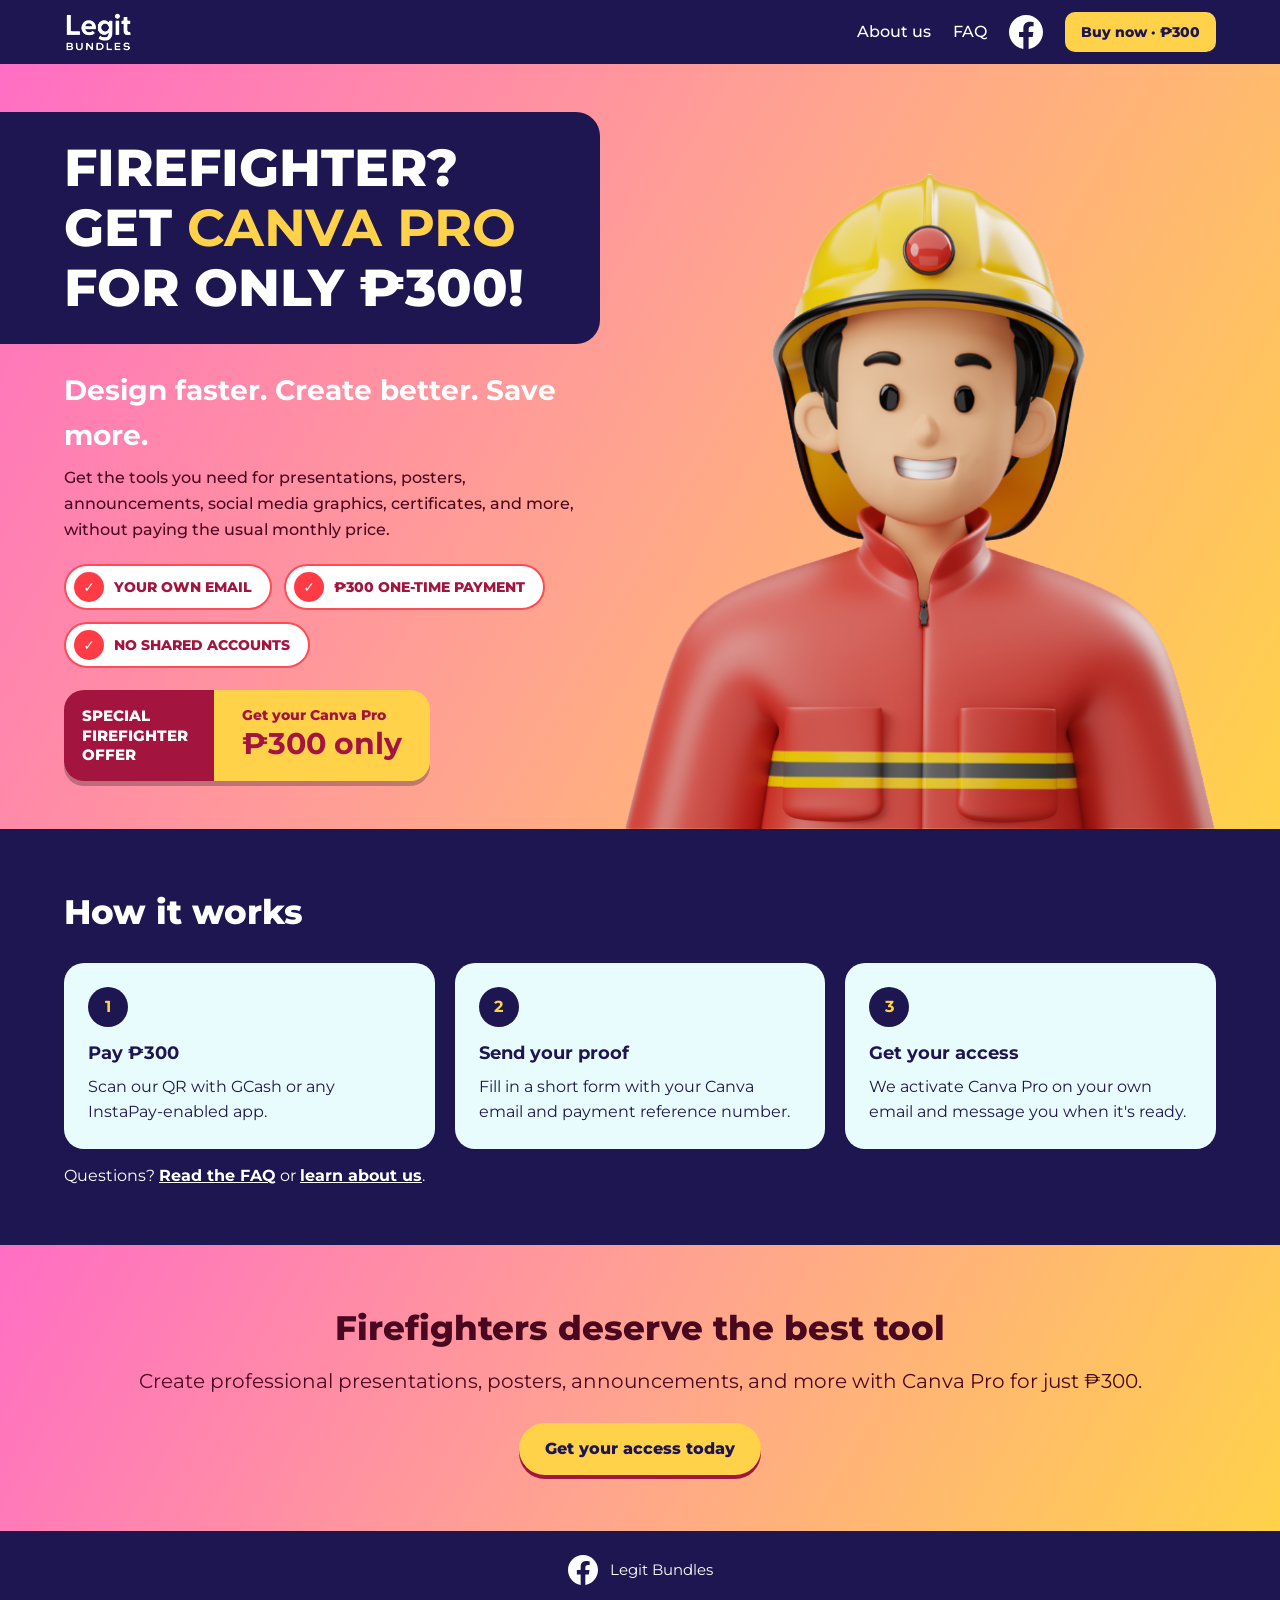
<file: index.html>
<!DOCTYPE html>
<html lang="en">
<head>
<meta charset="utf-8">
<meta name="viewport" content="width=device-width, initial-scale=1">
<title>Canva Pro for Firefighters, ₱300 | Legit Bundles</title>
<meta name="description" content="Get Canva Pro for only ₱300. One-time payment, your own email, no shared accounts. Special firefighter offer from Legit Bundles.">
<meta property="og:type" content="website">
<meta property="og:title" content="Firefighter? Get Canva Pro for only ₱300!">
<meta property="og:description" content="Your own email. ₱300 one-time payment. No shared accounts.">
<meta property="og:image" content="https://lgtbundles.github.io/fire/assets/firefighter.png">
<meta property="og:url" content="https://lgtbundles.github.io/fire/">
<link rel="preconnect" href="https://fonts.googleapis.com">
<link rel="preconnect" href="https://fonts.gstatic.com" crossorigin>
<link href="https://fonts.googleapis.com/css2?family=Montserrat:wght@500;700;800&display=swap" rel="stylesheet">
<link rel="stylesheet" href="style.css">
</head>
<body>
<header class="nav">
  <a href="https://legitbundles.github.io/home/"><img src="assets/logo.png" alt="Legit Bundles"></a>
  <span class="sp"></span>
  <a class="l" href="about.html">About us</a>
  <a class="l" href="faq.html">FAQ</a>
  <a class="fb" href="https://www.facebook.com/lgtbundles" target="_blank" rel="noopener" aria-label="Legit Bundles on Facebook"><svg viewBox="0 0 24 24"><path d="M24 12.07C24 5.4 18.63 0 12 0S0 5.4 0 12.07C0 18.1 4.39 23.1 10.13 24v-8.44H7.08v-3.49h3.05V9.41c0-3.02 1.79-4.69 4.53-4.69 1.31 0 2.68.24 2.68.24v2.97h-1.51c-1.49 0-1.96.93-1.96 1.88v2.26h3.33l-.53 3.49h-2.8V24C19.61 23.1 24 18.1 24 12.07z"/></svg></a>
  <a class="btn sm" href="pay.html">Buy now · ₱300</a>
</header>

<main>
<div class="hero grad">
  <div>
    <h1>Firefighter? Get <b>Canva Pro</b> for only ₱300!</h1>
    <p class="tag">Design faster. Create better. Save more.</p>
    <p class="sub">Get the tools you need for presentations, posters, announcements, social media graphics, certificates, and more, without paying the usual monthly price.</p>
    <div class="pills">
      <span><i>✓</i>Your own email</span>
      <span><i>✓</i>₱300 one-time payment</span>
      <span><i>✓</i>No shared accounts</span>
    </div>
    <a class="offer" href="pay.html">
      <span class="a">SPECIAL FIREFIGHTER OFFER</span>
      <span class="b">Get your Canva Pro<strong>₱300 only</strong></span>
    </a>
  </div>
  <img src="assets/firefighter.png" alt="Friendly firefighter in a yellow helmet" width="588" height="650">
</div>

<section>
  <h2>How it works</h2>
  <div class="steps">
    <div class="step"><b>1</b><h3>Pay ₱300</h3><p>Scan our QR with GCash or any InstaPay-enabled app.</p></div>
    <div class="step"><b>2</b><h3>Send your proof</h3><p>Fill in a short form with your Canva email and payment reference number.</p></div>
    <div class="step"><b>3</b><h3>Get your access</h3><p>We activate Canva Pro on your own email and message you when it's ready.</p></div>
  </div>
  <p class="note">Questions? <a href="faq.html"><b>Read the FAQ</b></a> or <a href="about.html"><b>learn about us</b></a>.</p>
</section>

<section class="cta grad">
  <h2>Firefighters deserve the best tool</h2>
  <p>Create professional presentations, posters, announcements, and more with Canva Pro for just ₱300.</p>
  <a class="btn" href="pay.html">Get your access today</a>
</section>
</main>

<footer>
  <a class="fb" href="https://www.facebook.com/lgtbundles" target="_blank" rel="noopener" aria-label="Legit Bundles on Facebook"><svg viewBox="0 0 24 24"><path d="M24 12.07C24 5.4 18.63 0 12 0S0 5.4 0 12.07C0 18.1 4.39 23.1 10.13 24v-8.44H7.08v-3.49h3.05V9.41c0-3.02 1.79-4.69 4.53-4.69 1.31 0 2.68.24 2.68.24v2.97h-1.51c-1.49 0-1.96.93-1.96 1.88v2.26h3.33l-.53 3.49h-2.8V24C19.61 23.1 24 18.1 24 12.07z"/></svg></a>
  <span>Legit Bundles</span>
</footer>
</body>
</html>
</file>
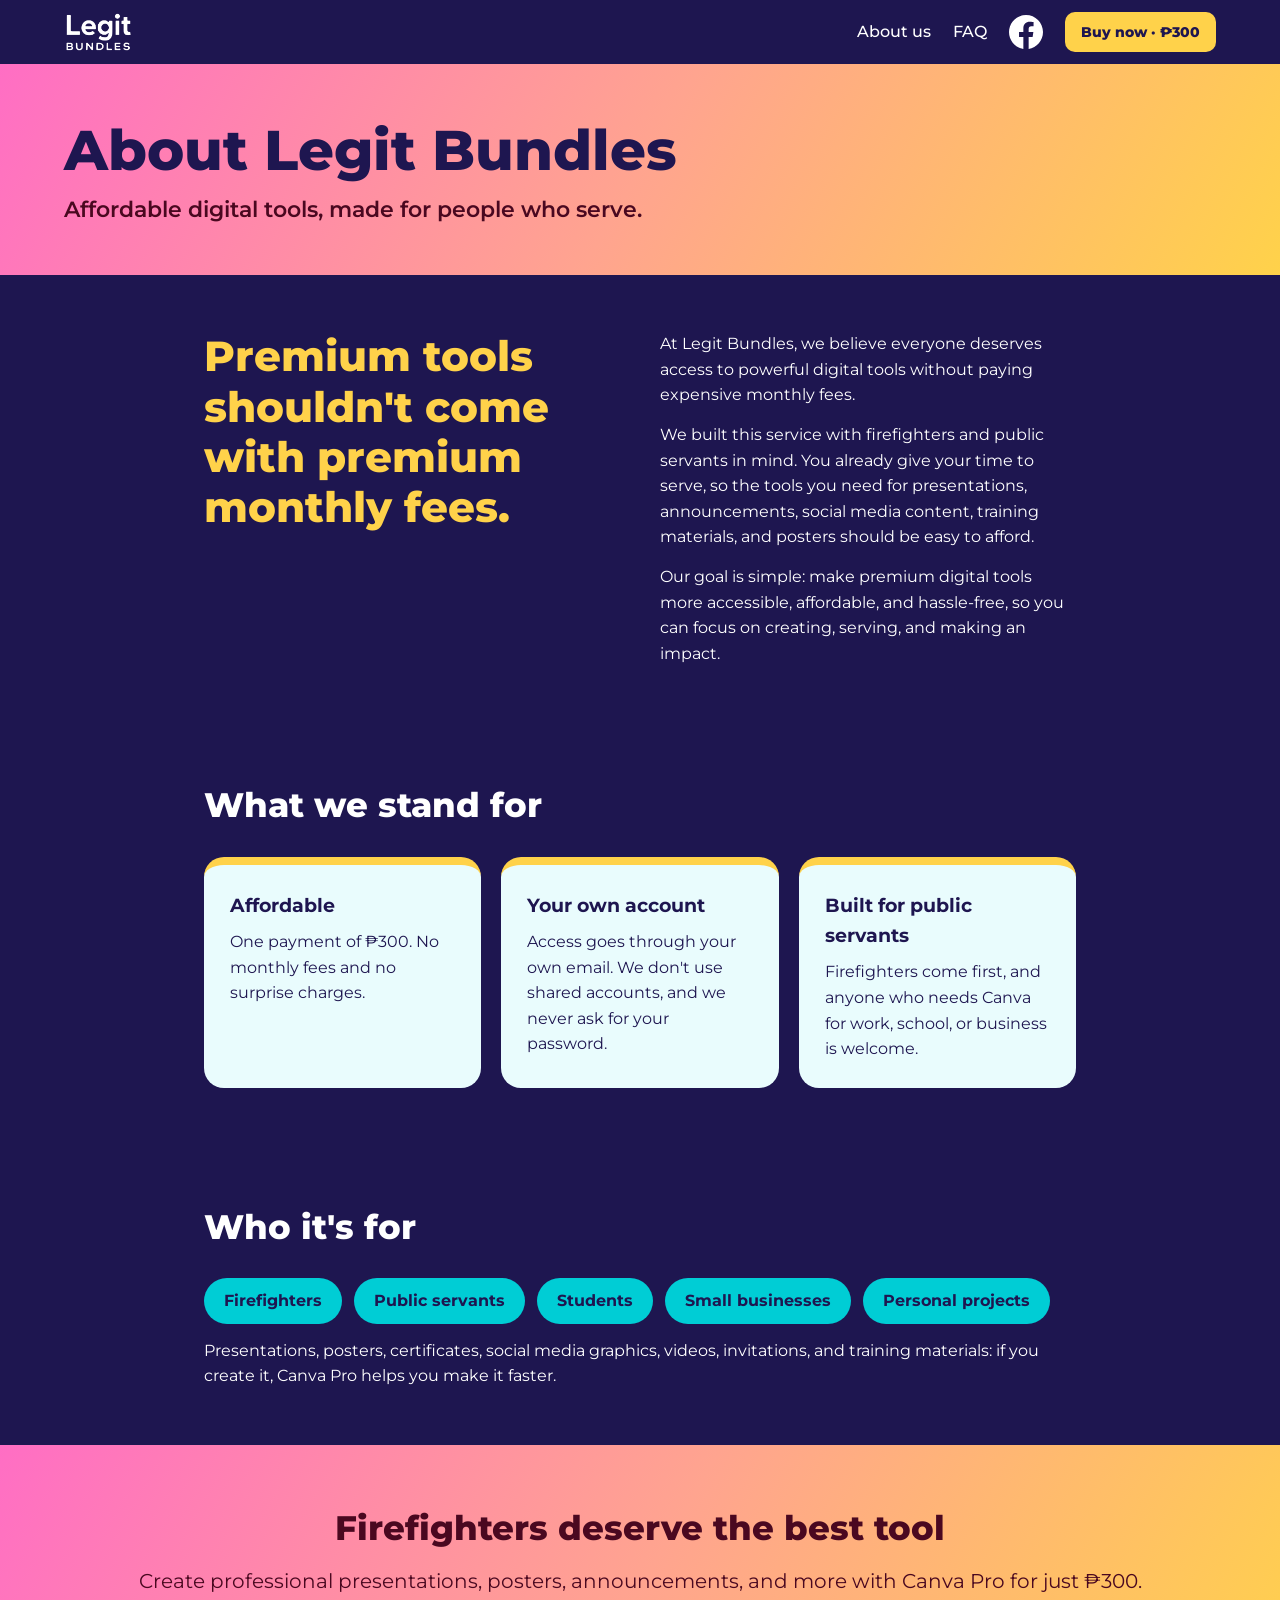
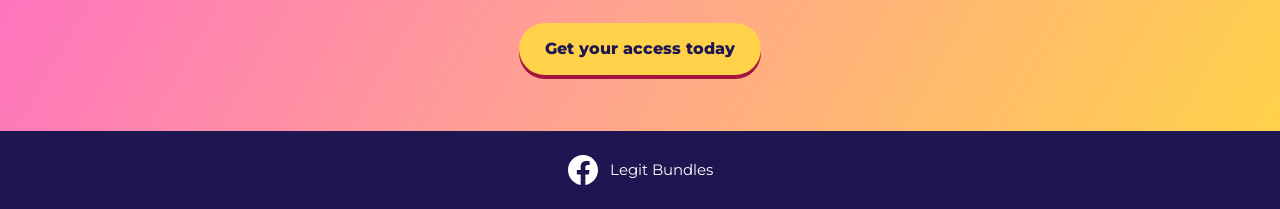
<file: about.html>
<!DOCTYPE html>
<html lang="en">
<head>
<meta charset="utf-8">
<meta name="viewport" content="width=device-width, initial-scale=1">
<title>About us | Legit Bundles</title>
<meta name="description" content="Legit Bundles makes premium digital tools affordable for firefighters and public servants.">
<meta property="og:title" content="About us | Legit Bundles">
<meta property="og:description" content="Legit Bundles makes premium digital tools affordable for firefighters and public servants.">
<meta property="og:image" content="https://lgtbundles.github.io/fire/assets/firefighter.png">
<link rel="preconnect" href="https://fonts.googleapis.com">
<link rel="preconnect" href="https://fonts.gstatic.com" crossorigin>
<link href="https://fonts.googleapis.com/css2?family=Montserrat:wght@500;700;800&display=swap" rel="stylesheet">
<link rel="stylesheet" href="style.css">
</head>
<body>
<header class="nav">
  <a href="https://legitbundles.github.io/home/"><img src="assets/logo.png" alt="Legit Bundles"></a>
  <span class="sp"></span>
  <a class="l" href="about.html">About us</a>
  <a class="l" href="faq.html">FAQ</a>
  <a class="fb" href="https://www.facebook.com/lgtbundles" target="_blank" rel="noopener" aria-label="Legit Bundles on Facebook"><svg viewBox="0 0 24 24"><path d="M24 12.07C24 5.4 18.63 0 12 0S0 5.4 0 12.07C0 18.1 4.39 23.1 10.13 24v-8.44H7.08v-3.49h3.05V9.41c0-3.02 1.79-4.69 4.53-4.69 1.31 0 2.68.24 2.68.24v2.97h-1.51c-1.49 0-1.96.93-1.96 1.88v2.26h3.33l-.53 3.49h-2.8V24C19.61 23.1 24 18.1 24 12.07z"/></svg></a>
  <a class="btn sm" href="pay.html">Buy now · ₱300</a>
</header>
<main>
<div class="phead grad">
  <h1>About Legit Bundles</h1>
  <p>Affordable digital tools, made for people who serve.</p>
</div>
<section class="wrap story">
  <h2 class="big">Premium tools shouldn't come with premium monthly fees.</h2>
  <div>
    <p>At Legit Bundles, we believe everyone deserves access to powerful digital tools without paying expensive monthly fees.</p>
    <p>We built this service with firefighters and public servants in mind. You already give your time to serve, so the tools you need for presentations, announcements, social media content, training materials, and posters should be easy to afford.</p>
    <p>Our goal is simple: make premium digital tools more accessible, affordable, and hassle-free, so you can focus on creating, serving, and making an impact.</p>
  </div>
</section>
<section class="wrap">
  <h2>What we stand for</h2>
  <div class="vals">
    <div class="val"><h3>Affordable</h3><p>One payment of ₱300. No monthly fees and no surprise charges.</p></div>
    <div class="val"><h3>Your own account</h3><p>Access goes through your own email. We don't use shared accounts, and we never ask for your password.</p></div>
    <div class="val"><h3>Built for public servants</h3><p>Firefighters come first, and anyone who needs Canva for work, school, or business is welcome.</p></div>
  </div>
</section>
<section class="wrap">
  <h2>Who it's for</h2>
  <div class="chips"><span>Firefighters</span><span>Public servants</span><span>Students</span><span>Small businesses</span><span>Personal projects</span></div>
  <p class="note">Presentations, posters, certificates, social media graphics, videos, invitations, and training materials: if you create it, Canva Pro helps you make it faster.</p>
</section>
<section class="cta grad">
  <h2>Firefighters deserve the best tool</h2>
  <p>Create professional presentations, posters, announcements, and more with Canva Pro for just ₱300.</p>
  <a class="btn" href="pay.html">Get your access today</a>
</section>
</main>
<footer>
  <a class="fb" href="https://www.facebook.com/lgtbundles" target="_blank" rel="noopener" aria-label="Legit Bundles on Facebook"><svg viewBox="0 0 24 24"><path d="M24 12.07C24 5.4 18.63 0 12 0S0 5.4 0 12.07C0 18.1 4.39 23.1 10.13 24v-8.44H7.08v-3.49h3.05V9.41c0-3.02 1.79-4.69 4.53-4.69 1.31 0 2.68.24 2.68.24v2.97h-1.51c-1.49 0-1.96.93-1.96 1.88v2.26h3.33l-.53 3.49h-2.8V24C19.61 23.1 24 18.1 24 12.07z"/></svg></a>
  <span>Legit Bundles</span>
</footer>
</body>
</html>
</file>
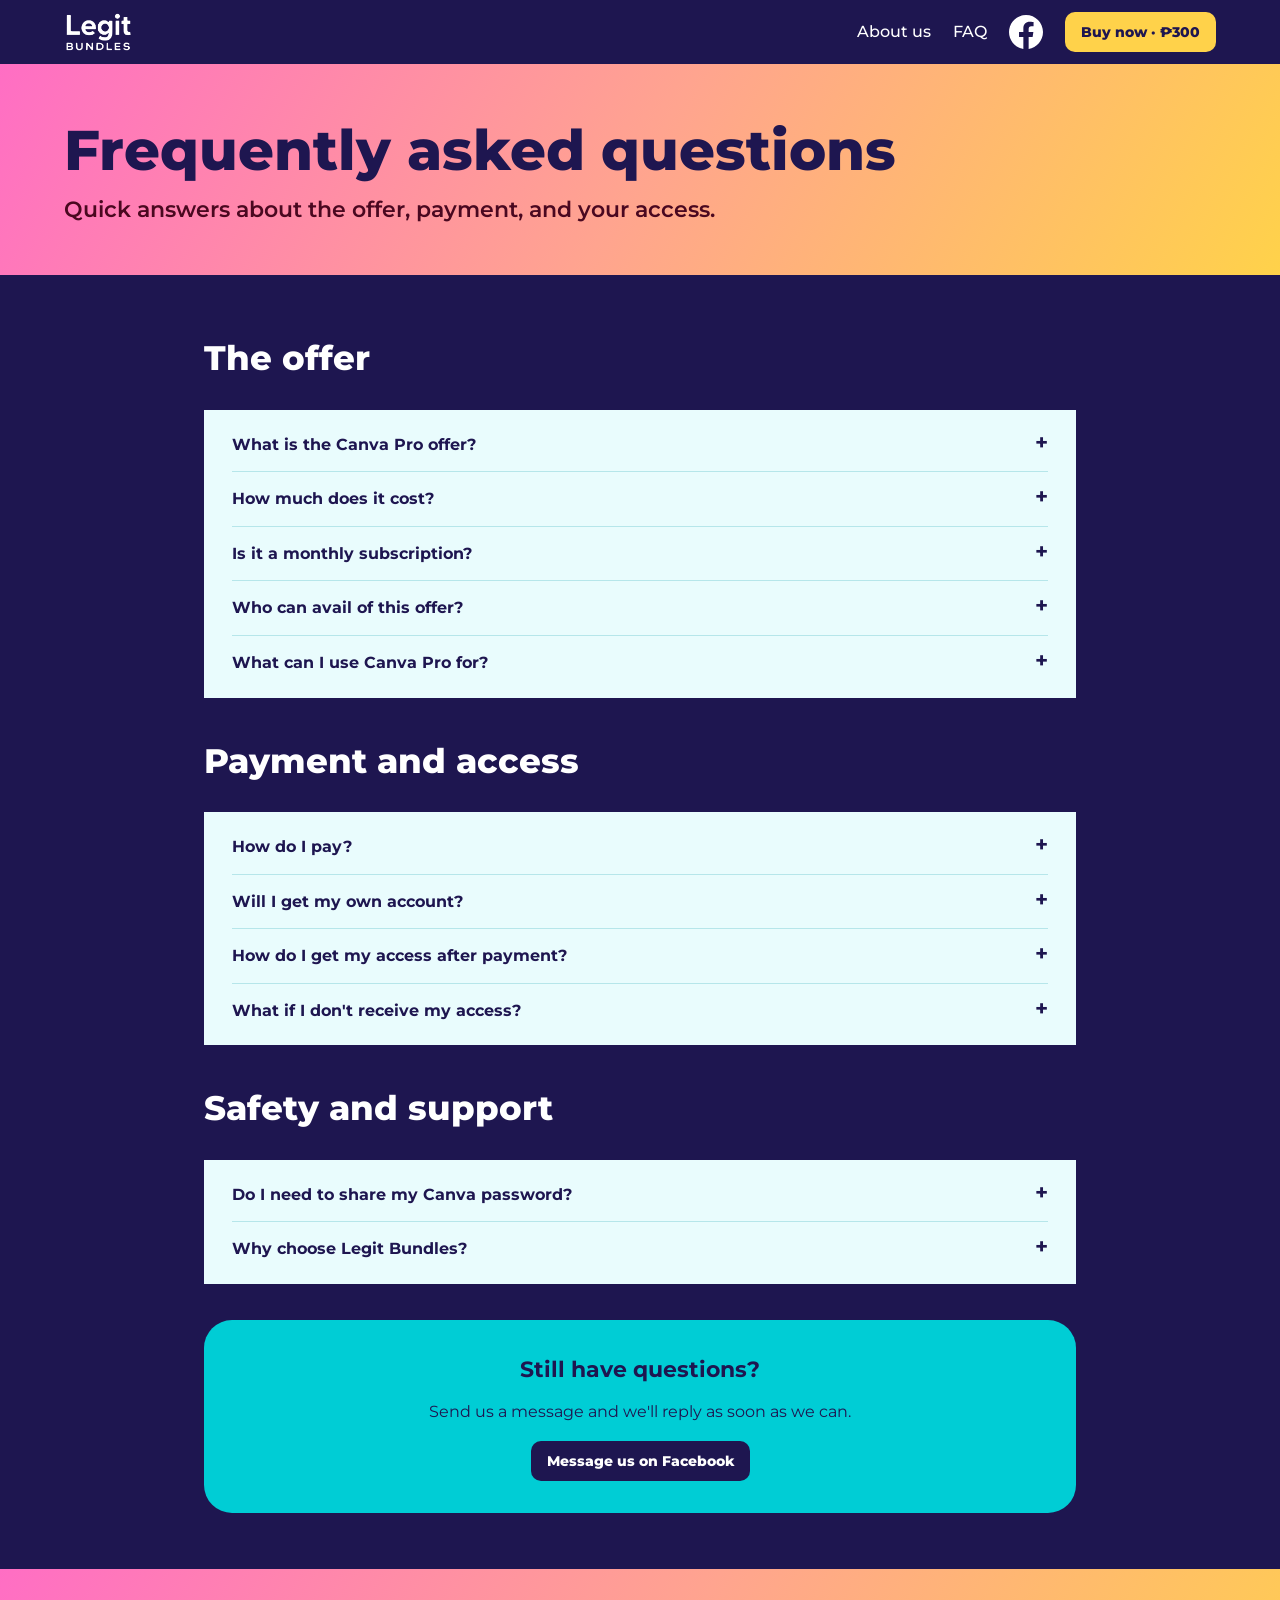
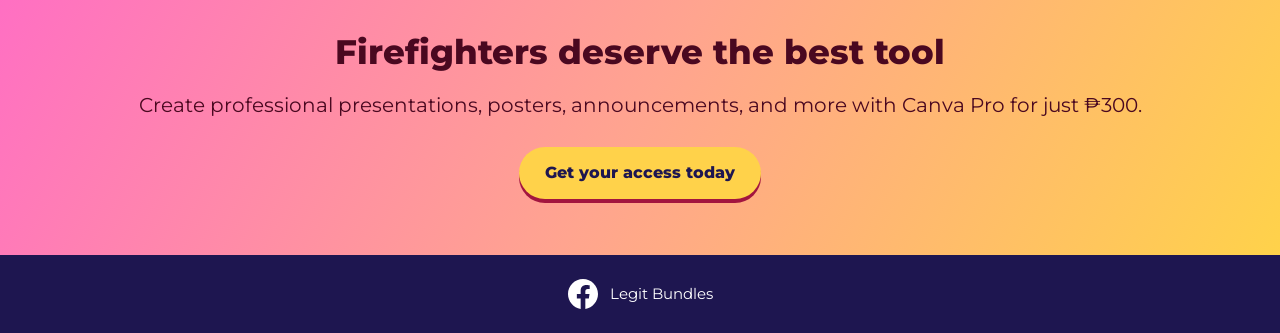
<file: faq.html>
<!DOCTYPE html>
<html lang="en">
<head>
<meta charset="utf-8">
<meta name="viewport" content="width=device-width, initial-scale=1">
<title>FAQ | Legit Bundles</title>
<meta name="description" content="Answers about the ₱300 Canva Pro offer, payment, and getting your access.">
<meta property="og:title" content="FAQ | Legit Bundles">
<meta property="og:description" content="Answers about the ₱300 Canva Pro offer, payment, and getting your access.">
<meta property="og:image" content="https://lgtbundles.github.io/fire/assets/firefighter.png">
<link rel="preconnect" href="https://fonts.googleapis.com">
<link rel="preconnect" href="https://fonts.gstatic.com" crossorigin>
<link href="https://fonts.googleapis.com/css2?family=Montserrat:wght@500;700;800&display=swap" rel="stylesheet">
<link rel="stylesheet" href="style.css">
</head>
<body>
<header class="nav">
  <a href="https://legitbundles.github.io/home/"><img src="assets/logo.png" alt="Legit Bundles"></a>
  <span class="sp"></span>
  <a class="l" href="about.html">About us</a>
  <a class="l" href="faq.html">FAQ</a>
  <a class="fb" href="https://www.facebook.com/lgtbundles" target="_blank" rel="noopener" aria-label="Legit Bundles on Facebook"><svg viewBox="0 0 24 24"><path d="M24 12.07C24 5.4 18.63 0 12 0S0 5.4 0 12.07C0 18.1 4.39 23.1 10.13 24v-8.44H7.08v-3.49h3.05V9.41c0-3.02 1.79-4.69 4.53-4.69 1.31 0 2.68.24 2.68.24v2.97h-1.51c-1.49 0-1.96.93-1.96 1.88v2.26h3.33l-.53 3.49h-2.8V24C19.61 23.1 24 18.1 24 12.07z"/></svg></a>
  <a class="btn sm" href="pay.html">Buy now · ₱300</a>
</header>
<main>
<div class="phead grad"><h1>Frequently asked questions</h1><p>Quick answers about the offer, payment, and your access.</p></div>
<section class="wrap">
<h2>The offer</h2><div class="faq panel"><details><summary>What is the Canva Pro offer?</summary><p>An affordable Canva Pro access offer from Legit Bundles, designed especially for firefighters and anyone who needs premium design tools.</p></details><details><summary>How much does it cost?</summary><p>₱300, paid once. There are no monthly fees.</p></details><details><summary>Is it a monthly subscription?</summary><p>No. It's a one-time payment.</p></details><details><summary>Who can avail of this offer?</summary><p>It's made for firefighters, but it's also useful for anyone who needs Canva for work, school, business, or personal projects.</p></details><details><summary>What can I use Canva Pro for?</summary><p>Presentations, posters, certificates, social media graphics, videos, invitations, training materials, and more.</p></details></div><h2>Payment and access</h2><div class="faq panel"><details><summary>How do I pay?</summary><p>Tap Buy now, scan the QR with GCash or any InstaPay-enabled app, then send your proof of payment through the form on the same page.</p></details><details><summary>Will I get my own account?</summary><p>Yes. We use your own email address. We do not provide shared accounts.</p></details><details><summary>How do I get my access after payment?</summary><p>After we confirm your payment, we activate Canva Pro on your email and message you with the next steps.</p></details><details><summary>What if I don't receive my access?</summary><p>Message us on our <a href="https://www.facebook.com/lgtbundles" target="_blank" rel="noopener">Facebook page</a> with your payment reference number and we'll sort it out.</p></details></div><h2>Safety and support</h2><div class="faq panel"><details><summary>Do I need to share my Canva password?</summary><p>No. Never share your personal password with anyone. We only need the email you want Canva Pro on.</p></details><details><summary>Why choose Legit Bundles?</summary><p>We make premium digital tools affordable, simple, and accessible, especially for hardworking people and public servants who need reliable tools without expensive recurring costs.</p></details></div><div class="card help2"><h3>Still have questions?</h3><p>Send us a message and we'll reply as soon as we can.</p><a class="btn sm" style="background:var(--navy);color:#fff" href="https://www.facebook.com/lgtbundles" target="_blank" rel="noopener">Message us on Facebook</a></div>
</section>
<section class="cta grad">
  <h2>Firefighters deserve the best tool</h2>
  <p>Create professional presentations, posters, announcements, and more with Canva Pro for just ₱300.</p>
  <a class="btn" href="pay.html">Get your access today</a>
</section>
</main>
<footer>
  <a class="fb" href="https://www.facebook.com/lgtbundles" target="_blank" rel="noopener" aria-label="Legit Bundles on Facebook"><svg viewBox="0 0 24 24"><path d="M24 12.07C24 5.4 18.63 0 12 0S0 5.4 0 12.07C0 18.1 4.39 23.1 10.13 24v-8.44H7.08v-3.49h3.05V9.41c0-3.02 1.79-4.69 4.53-4.69 1.31 0 2.68.24 2.68.24v2.97h-1.51c-1.49 0-1.96.93-1.96 1.88v2.26h3.33l-.53 3.49h-2.8V24C19.61 23.1 24 18.1 24 12.07z"/></svg></a>
  <span>Legit Bundles</span>
</footer>
</body>
</html>
</file>
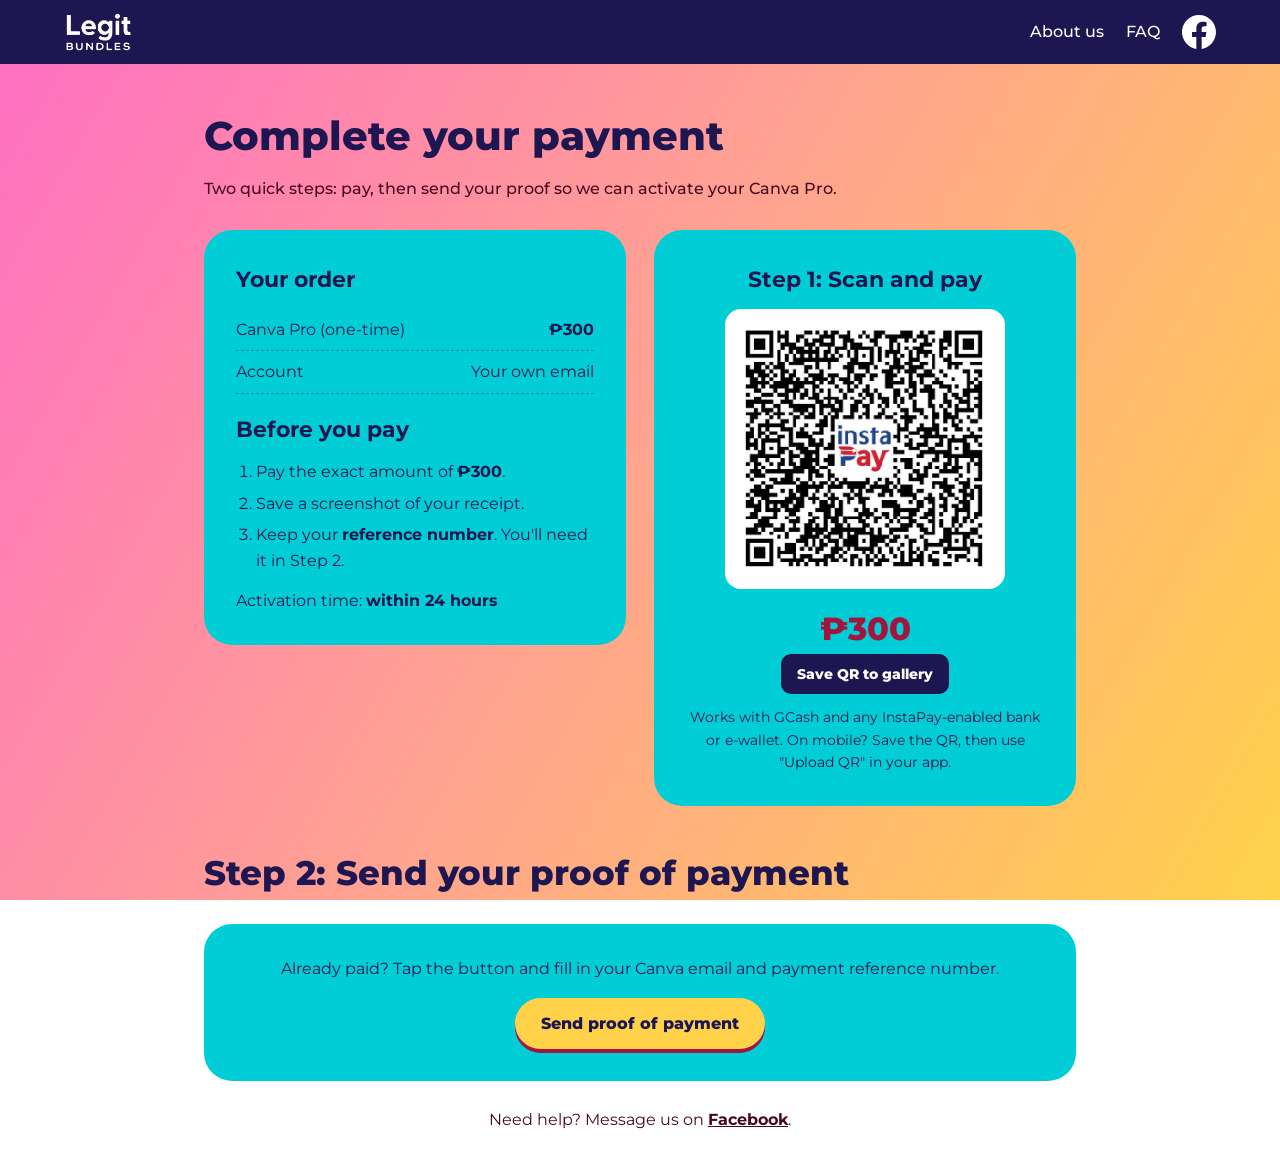
<file: pay.html>
<!DOCTYPE html>
<html lang="en">
<head>
<meta charset="utf-8">
<meta name="viewport" content="width=device-width, initial-scale=1">
<title>Pay ₱300 for Canva Pro | Legit Bundles</title>
<meta name="robots" content="noindex">
<link rel="preconnect" href="https://fonts.googleapis.com">
<link rel="preconnect" href="https://fonts.gstatic.com" crossorigin>
<link href="https://fonts.googleapis.com/css2?family=Montserrat:wght@500;700;800&display=swap" rel="stylesheet">
<link rel="stylesheet" href="style.css">
</head>
<body class="grad" style="background-attachment:fixed">
<header class="nav">
  <a href="https://legitbundles.github.io/home/"><img src="assets/logo.png" alt="Legit Bundles"></a>
  <span class="sp"></span>
  <a class="l" href="about.html">About us</a>
  <a class="l" href="faq.html">FAQ</a>
  <a class="fb" href="https://www.facebook.com/lgtbundles" target="_blank" rel="noopener" aria-label="Legit Bundles on Facebook"><svg viewBox="0 0 24 24"><path d="M24 12.07C24 5.4 18.63 0 12 0S0 5.4 0 12.07C0 18.1 4.39 23.1 10.13 24v-8.44H7.08v-3.49h3.05V9.41c0-3.02 1.79-4.69 4.53-4.69 1.31 0 2.68.24 2.68.24v2.97h-1.51c-1.49 0-1.96.93-1.96 1.88v2.26h3.33l-.53 3.49h-2.8V24C19.61 23.1 24 18.1 24 12.07z"/></svg></a>
</header>

<main class="pay">
  <h1 style="color:var(--navy)">Complete your payment</h1>
  <p class="lead" style="color:var(--ink);font-weight:500">Two quick steps: pay, then send your proof so we can activate your Canva Pro.</p>

  <div class="two">
    <div class="card">
      <h3>Your order</h3>
      <ul class="order">
        <li><span>Canva Pro (one-time)</span><strong>₱300</strong></li>
        <li><span>Account</span><span>Your own email</span></li>
      </ul>
      <h3>Before you pay</h3>
      <ol class="how">
        <li>Pay the exact amount of <b>₱300</b>.</li>
        <li>Save a screenshot of your receipt.</li>
        <li>Keep your <b>reference number</b>. You'll need it in Step 2.</li>
      </ol>
      <p style="margin-top:14px">Activation time: <b>within 24 hours</b> <!-- EDIT: your real delivery time --></p>
    </div>

    <div class="card qr">
      <h3>Step 1: Scan and pay</h3>
      <img src="assets/qr.png" alt="Payment QR code" width="270" height="270">
      <div class="amt">₱300</div>
      <a class="btn sm" href="assets/qr.png" download="LegitBundles-QR.png" style="background:var(--navy);color:#fff">Save QR to gallery</a>
      <p style="font-size:14px;margin-top:12px">Works with GCash and any InstaPay-enabled bank or e-wallet. On mobile? Save the QR, then use "Upload QR" in your app.</p>
    </div>
  </div>

  <h2 style="margin-top:40px;color:var(--navy)">Step 2: Send your proof of payment</h2>
  <div class="card" style="margin-top:16px;text-align:center"><p style="margin-bottom:16px">Already paid? Tap the button and fill in your Canva email and payment reference number.</p><a class="btn" href="https://forms.gle/H397SEBitR7B5obj8">Send proof of payment</a></div>
  <p class="help" style="color:var(--ink)">Need help? Message us on <a href="https://www.facebook.com/lgtbundles" target="_blank" rel="noopener"><b>Facebook</b></a>.</p>
</main>
</body>
</html>
</file>
<file: style.css>
:root{--navy:#1e1650;--pink:#ff6ec4;--yel:#ffd24a;--cyan:#00cdd5;--wine:#a3153f;--ink:#4a0820;--ice:#e9fcfd}
*{box-sizing:border-box;margin:0}
html{scroll-behavior:smooth}
body{font-family:Montserrat,system-ui,sans-serif;background:var(--navy);color:#fff;line-height:1.6}
a{color:inherit}
:focus-visible{outline:3px solid var(--yel);outline-offset:3px}
.grad{background:linear-gradient(120deg,var(--pink),#ffa48f 50%,var(--yel))}
.nav{position:sticky;top:0;z-index:9;display:flex;align-items:center;gap:22px;padding:12px 5%;background:var(--navy)}
.nav img{height:40px;width:auto;display:block}
.nav .sp{flex:1}
.nav .l{text-decoration:none;font-weight:500}
.fb{display:inline-flex;width:34px;height:34px}
.fb svg{width:100%;height:100%;fill:#fff}
.btn{display:inline-block;background:var(--yel);color:var(--navy);font-weight:800;text-decoration:none;border-radius:999px;padding:13px 26px;box-shadow:0 4px 0 var(--wine)}
.btn:hover{filter:brightness(1.05)}
.btn.sm{padding:9px 16px;font-size:14px;border-radius:10px;box-shadow:none}
.hero{display:grid;grid-template-columns:.95fr 1.05fr;align-items:end;gap:24px;padding:48px 5% 0;overflow:hidden}
.hero h1{display:inline-block;background:var(--navy);padding:26px 34px;border-radius:0 24px 24px 0;margin-left:-5.5vw;padding-left:5.5vw;font-size:clamp(28px,4.4vw,52px);line-height:1.15;font-weight:800;text-transform:uppercase}
.hero h1 b{color:var(--yel)}
.hero .tag{margin:24px 0 8px;font-size:clamp(20px,2.4vw,28px);font-weight:700}
.hero .sub{color:var(--ink);font-weight:500;max-width:34em}
.pills{display:flex;flex-wrap:wrap;gap:12px;margin:22px 0}
.pills span{display:flex;align-items:center;gap:10px;background:#fff;color:var(--wine);font-weight:800;font-size:14px;text-transform:uppercase;border:2px solid #ff4b55;border-radius:999px;padding:6px 18px 6px 8px}
.pills i{display:grid;place-items:center;width:30px;height:30px;border-radius:50%;background:#ff3b45;color:#fff;font-style:normal}
.offer{display:inline-flex;text-decoration:none;border-radius:20px;overflow:hidden;box-shadow:0 5px 0 rgba(0,0,0,.25);margin-bottom:48px}
.offer .a{background:var(--wine);padding:16px 18px;font-weight:800;font-size:15px;max-width:150px;line-height:1.3}
.offer .b{background:var(--yel);color:var(--wine);padding:14px 28px;font-weight:800;font-size:14px}
.offer .b strong{display:block;font-size:30px;line-height:1.1}
.hero img{width:100%;height:auto;max-width:640px;justify-self:center;display:block}
section{padding:56px 5%}
h2{font-size:clamp(24px,3vw,34px);font-weight:800;margin-bottom:24px}
.steps{display:grid;grid-template-columns:repeat(3,1fr);gap:20px}
.step{background:var(--ice);color:var(--navy);border-radius:20px;padding:24px}
.step b{display:grid;place-items:center;width:40px;height:40px;border-radius:50%;background:var(--navy);color:var(--yel);margin-bottom:12px}
.step h3{font-size:18px;margin-bottom:6px}
.two{display:grid;grid-template-columns:1fr 1fr;gap:28px;align-items:start}
.card{background:var(--cyan);color:var(--navy);border-radius:28px;padding:32px}
.card h3{font-size:22px;margin-bottom:12px}
.card p+p{margin-top:12px}
.faq{background:var(--ice);color:var(--navy)}
.faq details{border-bottom:1px solid #b6e6ea;padding:14px 0}
.faq summary{cursor:pointer;font-weight:700;list-style:none;display:flex;justify-content:space-between;gap:12px}
.faq summary::after{content:"+";font-size:22px;line-height:1}
.faq details[open] summary::after{content:"\2212"}
.faq details p{margin-top:8px}
.cta{text-align:center;color:var(--ink)}
.cta h2{color:var(--ink);margin-bottom:10px}
.cta p{font-size:20px;margin-bottom:26px}
footer{display:flex;justify-content:center;align-items:center;gap:12px;padding:24px 5%;font-size:15px}
footer .fb{width:30px;height:30px}
/* payment page */
.pay{max-width:1000px;margin:0 auto;padding:40px 5% 24px}
.pay h1{font-size:clamp(26px,4vw,40px);font-weight:800;margin-bottom:8px}
.pay .lead{margin-bottom:28px}
.qr{text-align:center}
.qr img{width:min(100%,280px);height:auto;aspect-ratio:1/1;object-fit:contain;image-rendering:pixelated;background:#fff;padding:10px;border-radius:16px;display:block;margin:0 auto 14px}
.amt{font-size:32px;font-weight:800;color:var(--wine)}
.acct{background:#fff;border-radius:12px;padding:10px 14px;margin:12px 0;font-weight:700}
.acct small{display:block;font-weight:500;opacity:.7}
.order li{display:flex;justify-content:space-between;list-style:none;padding:8px 0;border-bottom:1px dashed #0a8d93}
.order{padding:0;margin:10px 0 18px}
.how{padding-left:20px;margin-top:10px}
.how li{margin-bottom:6px}
.formwrap{background:#fff;border-radius:24px;overflow:hidden;margin-top:28px}
.formwrap iframe{width:100%;height:1150px;border:0;display:block}
.help{text-align:center;padding:26px 5% 8px}
.phead{padding:56px 5% 48px;color:var(--navy)}
.phead h1{font-size:clamp(32px,5vw,56px);font-weight:800;line-height:1.1}
.phead p{margin-top:10px;font-size:clamp(17px,2vw,22px);font-weight:600;color:var(--ink)}
.wrap{max-width:1000px;margin:0 auto}
.story{display:grid;grid-template-columns:1fr 1fr;gap:40px;align-items:start}
.big{font-size:clamp(28px,3.6vw,42px);line-height:1.2;color:var(--yel);margin:0}
.story p+p,.note{margin-top:14px}
.vals{display:grid;grid-template-columns:repeat(3,1fr);gap:20px}
.val{background:var(--ice);color:var(--navy);border-radius:20px;padding:26px;border-top:8px solid var(--yel)}
.val h3{font-size:19px;margin-bottom:8px}
.chips{display:flex;flex-wrap:wrap;gap:12px}
.chips span{background:var(--cyan);color:var(--navy);font-weight:700;border-radius:999px;padding:10px 20px}
.wrap h2:not(.big){margin-top:0}
.panel{padding:8px 28px}
.panel details:last-child{border-bottom:0}
.wrap>h2:not(:first-child){margin-top:36px}
.help2{margin-top:36px;text-align:center}
.help2 p{margin-bottom:16px}
@media(max-width:800px){
.story,.vals{grid-template-columns:1fr}
.hero,.two,.steps{grid-template-columns:1fr}
.hero{padding-top:32px}
.nav .l{display:none}
.nav{gap:14px}
.offer{margin-bottom:28px}
.hero img{max-width:440px}
}
@media(prefers-reduced-motion:reduce){html{scroll-behavior:auto}}
</file>
